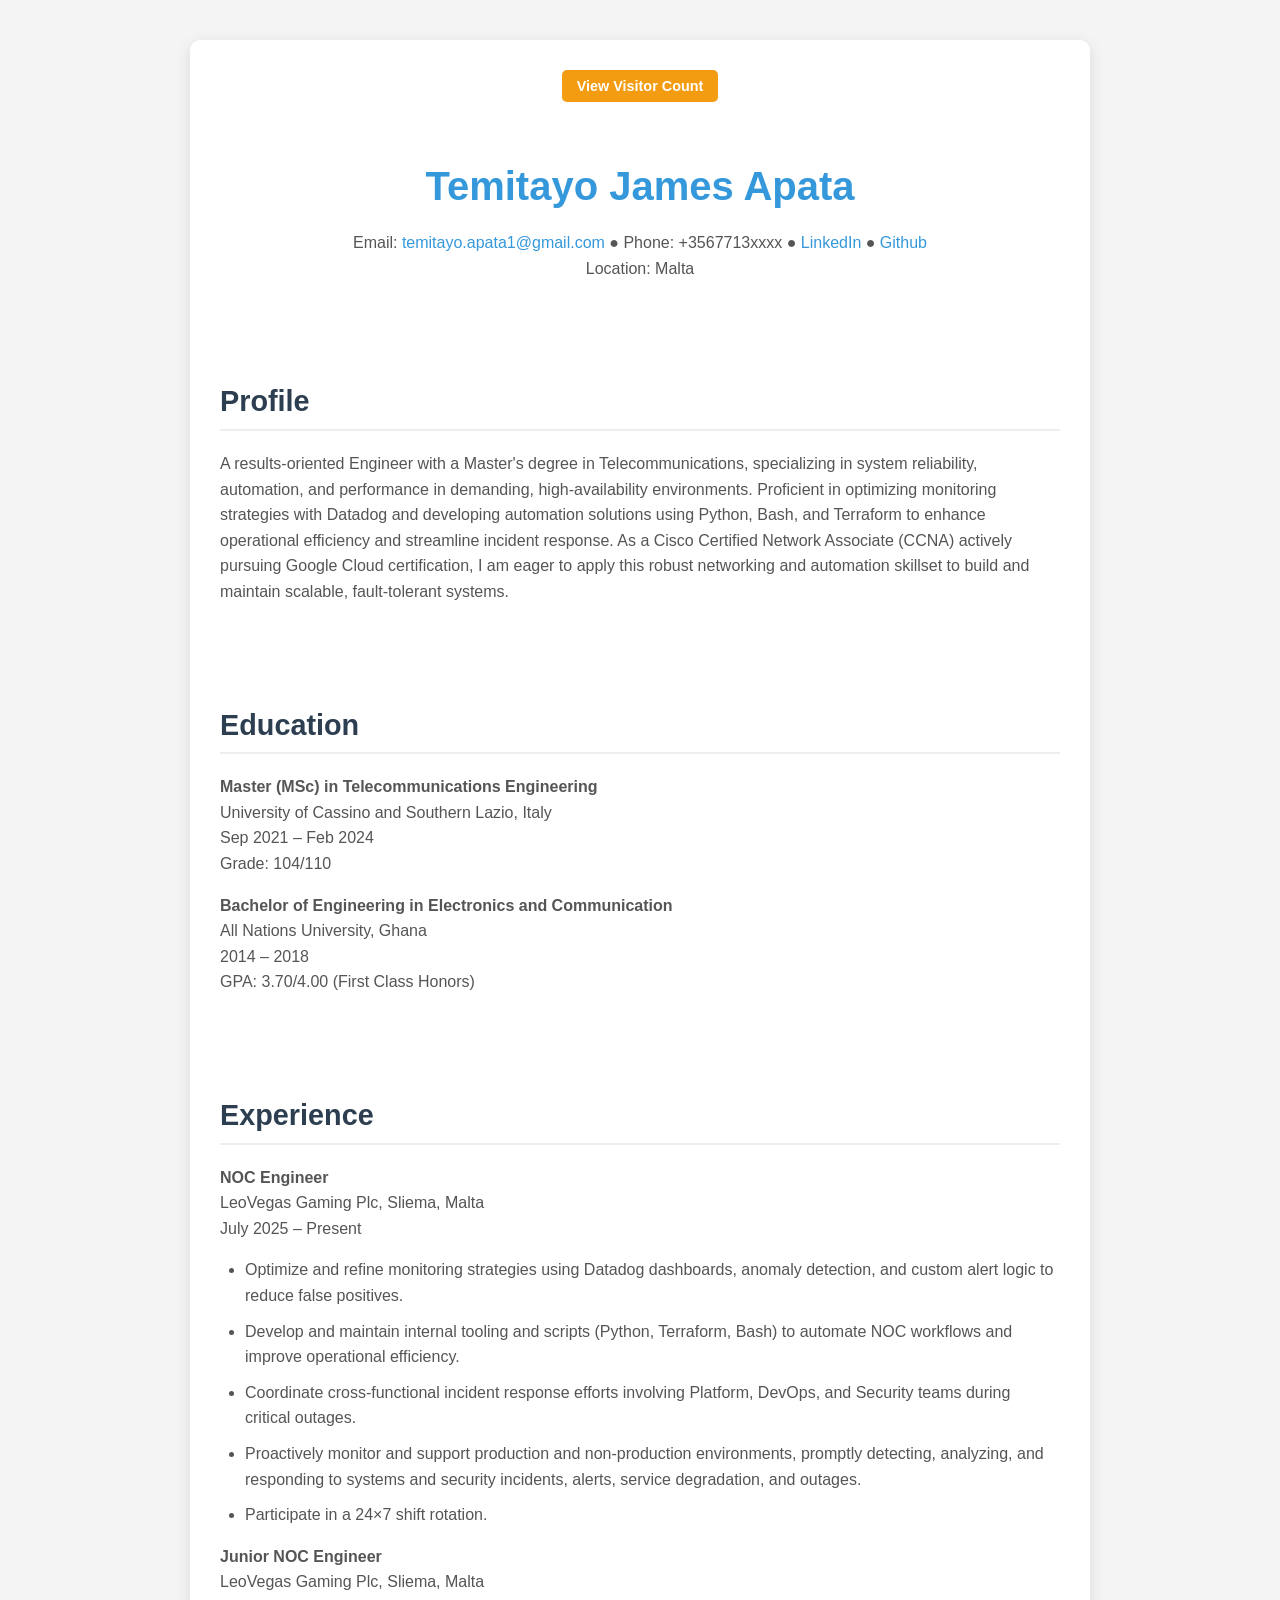
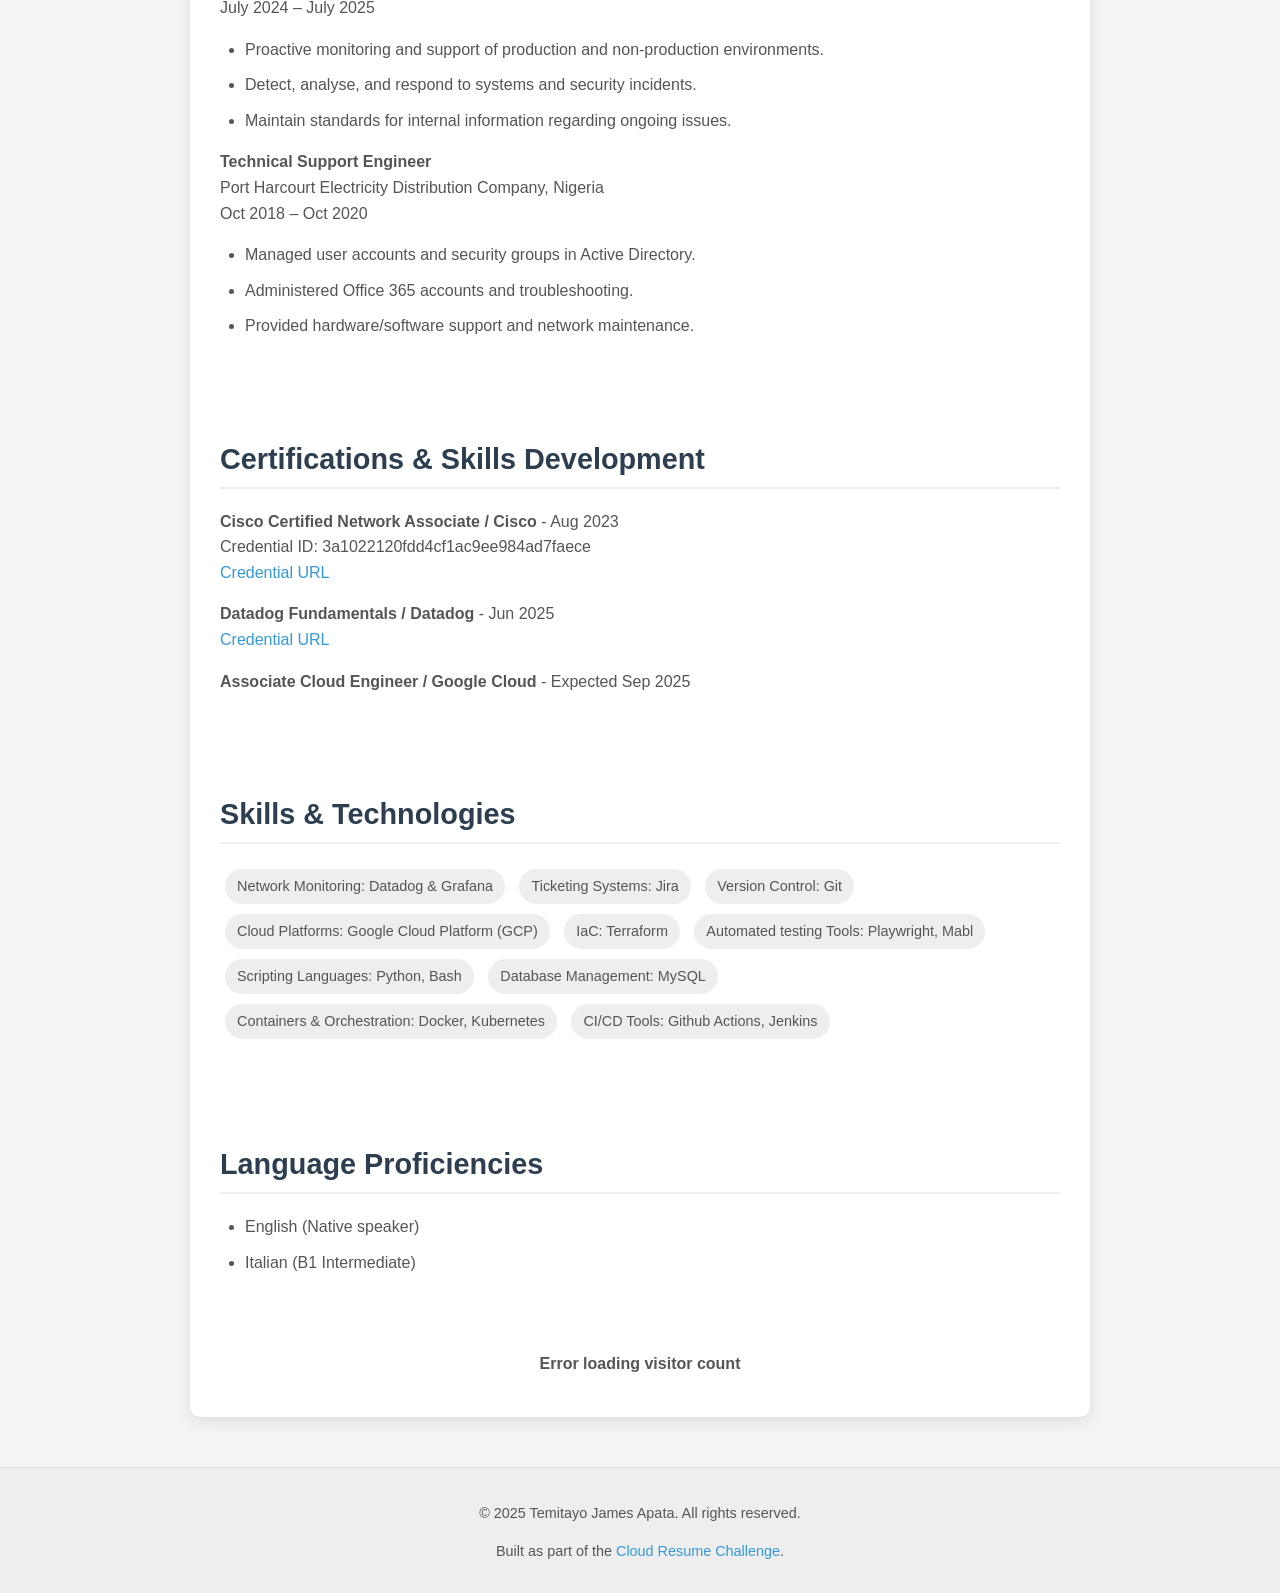
<file: index.html>
<!DOCTYPE html>
<html lang="en">
<head>
    <meta charset="UTF-8">
    <meta name="viewport" content="width=device-width, initial-scale=1">
    <title>Temitayo James Apata - Resume</title>
    <link rel="stylesheet" href="style.css">
</head>

<body>
    <div class="container">
        <button id="scrollToCountBtn" class="scroll-button">View Visitor Count</button>

        <h1>Temitayo James Apata</h1>
        <div style="text-align: center;">
            <p>Email: <a href="mailto:temitayo.apata1@gmail.com">temitayo.apata1@gmail.com</a> ●
            Phone: +3567713xxxx ●
            <a href="https://www.linkedin.com/in/temitayo-apata-a670801a1" target="_blank">LinkedIn</a> ●
            <a href="https://github.com/the-last-Vulcan?tab=repositories" target="_blank">Github</a><br>
            Location: Malta</p>
        </div>

        <div class="section">
            <h2>Profile</h2>
            <p>A results-oriented Engineer with a Master's degree in Telecommunications, specializing in system reliability, automation, and performance in demanding, high-availability environments. Proficient in optimizing monitoring strategies with Datadog and developing automation solutions using Python, Bash, and Terraform to enhance operational efficiency and streamline incident response. As a Cisco Certified Network Associate (CCNA) actively pursuing Google Cloud certification, I am eager to apply this robust networking and automation skillset to build and maintain scalable, fault-tolerant systems.</p>
        </div>

        <div class="section">
            <h2>Education</h2>
            <p><strong>Master (MSc) in Telecommunications Engineering</strong><br>
            University of Cassino and Southern Lazio, Italy<br>
            Sep 2021 – Feb 2024<br>
            Grade: 104/110</p>

            <p><strong>Bachelor of Engineering in Electronics and Communication</strong><br>
            All Nations University, Ghana<br>
            2014 – 2018<br>
            GPA: 3.70/4.00 (First Class Honors)</p>
        </div>


        <div class="section">
            <h2>Experience</h2>

             <p><strong>NOC Engineer</strong><br>
            LeoVegas Gaming Plc, Sliema, Malta<br>
            July 2025 – Present</p>
            <ul>
                <li>Optimize and refine monitoring strategies using Datadog dashboards, anomaly detection, and custom alert logic to reduce false positives.</li>
                <li>Develop and maintain internal tooling and scripts (Python, Terraform, Bash) to automate NOC workflows and improve operational efficiency.</li>
                <li>Coordinate cross-functional incident response efforts involving Platform, DevOps, and Security teams during critical outages.</li>
                <li>Proactively monitor and support production and non-production environments, promptly detecting, analyzing, and responding to systems and security incidents, alerts, service degradation, and outages.</li>
                <li>Participate in a 24×7 shift rotation.</li>
            </ul>
            <p><strong>Junior NOC Engineer</strong><br>
            LeoVegas Gaming Plc, Sliema, Malta<br>
            July 2024 – July 2025</p>
            <ul>
                <li>Proactive monitoring and support of production and non-production environments.</li>
                <li>Detect, analyse, and respond to systems and security incidents.</li>
                <li>Maintain standards for internal information regarding ongoing issues.</li>
            </ul>

            <p><strong>Technical Support Engineer</strong><br>
            Port Harcourt Electricity Distribution Company, Nigeria<br>
            Oct 2018 – Oct 2020</p>
            <ul>
                <li>Managed user accounts and security groups in Active Directory.</li>
                <li>Administered Office 365 accounts and troubleshooting.</li>
                <li>Provided hardware/software support and network maintenance.</li>
            </ul>
        </div>

        
        <div class="section">
            <h2>Certifications & Skills Development</h2>
            <p>
                <strong>Cisco Certified Network Associate / Cisco</strong> - Aug 2023<br>
                Credential ID: 3a1022120fdd4cf1ac9ee984ad7faece<br>
                <a href="https://www.credly.com/badges/3e920d80-489b-482c-837e-10a595e29216/linked_in_profile" target="_blank">Credential URL</a>
            </p>
            <p>
                <strong>Datadog Fundamentals / Datadog</strong> - Jun 2025<br>
                <a href="https://www.credly.com/badges/e0447976-2a17-4933-84d3-5594b26e387e/linked_in_profile" target="_blank">Credential URL</a>
            </p>

            <p><strong>Associate Cloud Engineer / Google Cloud</strong> - Expected Sep 2025</p>
        </div>
        
        <div class="section">
            <h2>Skills & Technologies</h2>
            <p>
                <span class="skill-tag">Network Monitoring: Datadog & Grafana</span>
                <span class="skill-tag">Ticketing Systems: Jira</span>
                <span class="skill-tag">Version Control: Git</span>
                <span class="skill-tag">Cloud Platforms: Google Cloud Platform (GCP)</span>
                <span class="skill-tag">IaC: Terraform</span>
                <span class="skill-tag">Automated testing Tools: Playwright, Mabl</span>
                <span class="skill-tag">Scripting Languages: Python, Bash</span>
                <span class="skill-tag">Database Management: MySQL</span>
                <span class="skill-tag">Containers & Orchestration: Docker, Kubernetes</span>
                <span class="skill-tag">CI/CD Tools: Github Actions, Jenkins</span>
            </p>
        </div>

        <div class="section">
            <h2>Language Proficiencies</h2>
            <ul>
                <li>English (Native speaker)</li>
                <li>Italian (B1 Intermediate)</li>
            </ul>
        </div>

        <div id="visitor-count-section" class="section">
            <p style="text-align: center;"><strong id="visitor-count">Loading visitor count...</strong></p>
        </div>

    </div> <footer>
        <p>&copy; 2025 Temitayo James Apata. All rights reserved.</p>
        <p>Built as part of the <a href="https://cloudresumechallenge.dev/docs/the-challenge/googlecloud/" target="_blank">Cloud Resume Challenge</a>.</p>
    </footer>

    <script src="counter_backend/script.js"></script>

</body>
</html>
</file>
<file: style.css>
/* General Body and HTML Structure */
body {
    font-family: 'Arial', sans-serif; /* Your initial font, consider a Google Font later */
    margin: 0; /* Reset default body margin */
    padding: 0; /* Reset default body padding */
    background-color: #f4f4f4; /* Light gray background */
    color: #333; /* Darker text for better readability */
    line-height: 1.6; /* Improved line spacing for readability */
    font-size: 16px; /* Base font size */
}

/* Main Content Container */
.container {
    background: #fff;
    padding: 30px; /* Increased padding */
    border-radius: 10px;
    max-width: 900px;
    margin: 40px auto; /* Centered with top/bottom margin */
    box-shadow: 0 4px 15px rgba(0,0,0,0.1); /* Slightly more pronounced shadow for depth */
    box-sizing: border-box; /* Include padding in element's total width and height */
}

/* Headings */
h1, h2, h3 {
    color: #2c3e50; /* Dark blue-gray for headings */
    margin-top: 1.5em; /* Space above headings */
    margin-bottom: 0.8em; /* Space below headings */
    line-height: 1.2; /* Tighter line height for headings */
}

h1 {
    font-size: 2.5em; /* Larger main title */
    text-align: center; /* Center the main title */
    margin-bottom: 0.5em;
    color: #3498db; /* A distinct color for the main title */
}

h2 {
    font-size: 1.8em; /* Sub-headings */
    border-bottom: 2px solid #eee; /* Subtle underline for sections */
    padding-bottom: 10px;
    margin-bottom: 20px;
}

h3 {
    font-size: 1.4em; /* Smaller sub-headings */
    color: #34495e; /* Slightly lighter heading color */
}

/* Paragraphs and Lists */
p, li {
    color: #555;
    margin-bottom: 10px; /* Consistent spacing below paragraphs and list items */
}

ul {
    padding-left: 25px; /* Slightly more indentation for lists */
    list-style-type: disc; /* Default disc for unordered lists */
}

/* Links */
a {
    color: #3498db; /* Primary blue for links */
    text-decoration: none;
    transition: color 0.3s ease-in-out, text-decoration 0.3s ease-in-out; /* Smooth transition for hover */
}

a:hover {
    text-decoration: underline;
    color: #2980b9; /* Slightly darker blue on hover */
}

/* Section Spacing */
.section {
    margin-top: 40px;
    padding-top: 20px; /* Added padding to top of section content */
}

/* Profile Picture (Assuming you have one with class 'profile-img') */
.profile-img {
    display: block; /* Ensures it takes full width for margin auto */
    width: 150px; /* Fixed width for the image */
    height: 150px; /* Fixed height for the image */
    border-radius: 50%; /* Makes it round */
    object-fit: cover; /* Ensures image covers the area without distortion */
    margin: 0 auto 20px auto; /* Centered with bottom margin */
    border: 4px solid #3498db; /* A colored border */
    box-shadow: 0 0 15px rgba(0,0,0,0.2); /* Soft shadow around the image */
}

/* Buttons (Example: For a Contact Me button) */
.primary-button {
    background-color: #2ecc71; /* A nice green for primary action */
    color: #fff;
    padding: 12px 25px;
    border: none;
    border-radius: 5px;
    cursor: pointer;
    font-size: 16px;
    font-weight: bold;
    transition: background-color 0.3s ease, transform 0.2s ease;
    margin-top: 20px;
    display: inline-block; /* Allows side-by-side or specific alignment */
    text-align: center;
    text-decoration: none; /* In case it's an anchor styled as a button */
}

.primary-button:hover {
    background-color: #27ae60; /* Darker green on hover */
    transform: translateY(-2px); /* Slight lift effect */
}

/* Skill Tags / Badges (Example: For listing programming languages) */
.skill-tag {
    display: inline-block;
    background-color: #eee;
    color: #555;
    padding: 6px 12px;
    border-radius: 20px; /* Pill shape */
    margin: 5px;
    font-size: 0.9em;
    white-space: nowrap; /* Prevents text from wrapping */
}

/* Basic Footer Styling (if you add a footer in HTML) */
footer {
    text-align: center;
    margin-top: 50px;
    padding: 20px;
    background-color: #eee;
    color: #777;
    font-size: 0.9em;
    border-top: 1px solid #ddd;
  }

/* New style for scroll button */
.scroll-button {
    background-color: #f39c12; /* A warm orange */
    color: #fff;
    padding: 8px 15px;
    border: none;
    border-radius: 5px;
    cursor: pointer;
    font-size: 0.9em;
    font-weight: bold;
    transition: background-color 0.3s ease, transform 0.2s ease;
    margin-bottom: 20px; /* Space below the button */
    display: block; /* Make it block level to take full width or be centered easier */
    width: fit-content; /* Adjust width to content */
    margin-left: auto; /* Center the button */
    margin-right: auto; /* Center the button */
    text-align: center; /* Ensure text is centered if button expands */
}

.scroll-button:hover {
    background-color: #e67e22; /* Darker orange on hover */
    transform: translateY(-1px); /* Slight lift effect */
}
</file>
